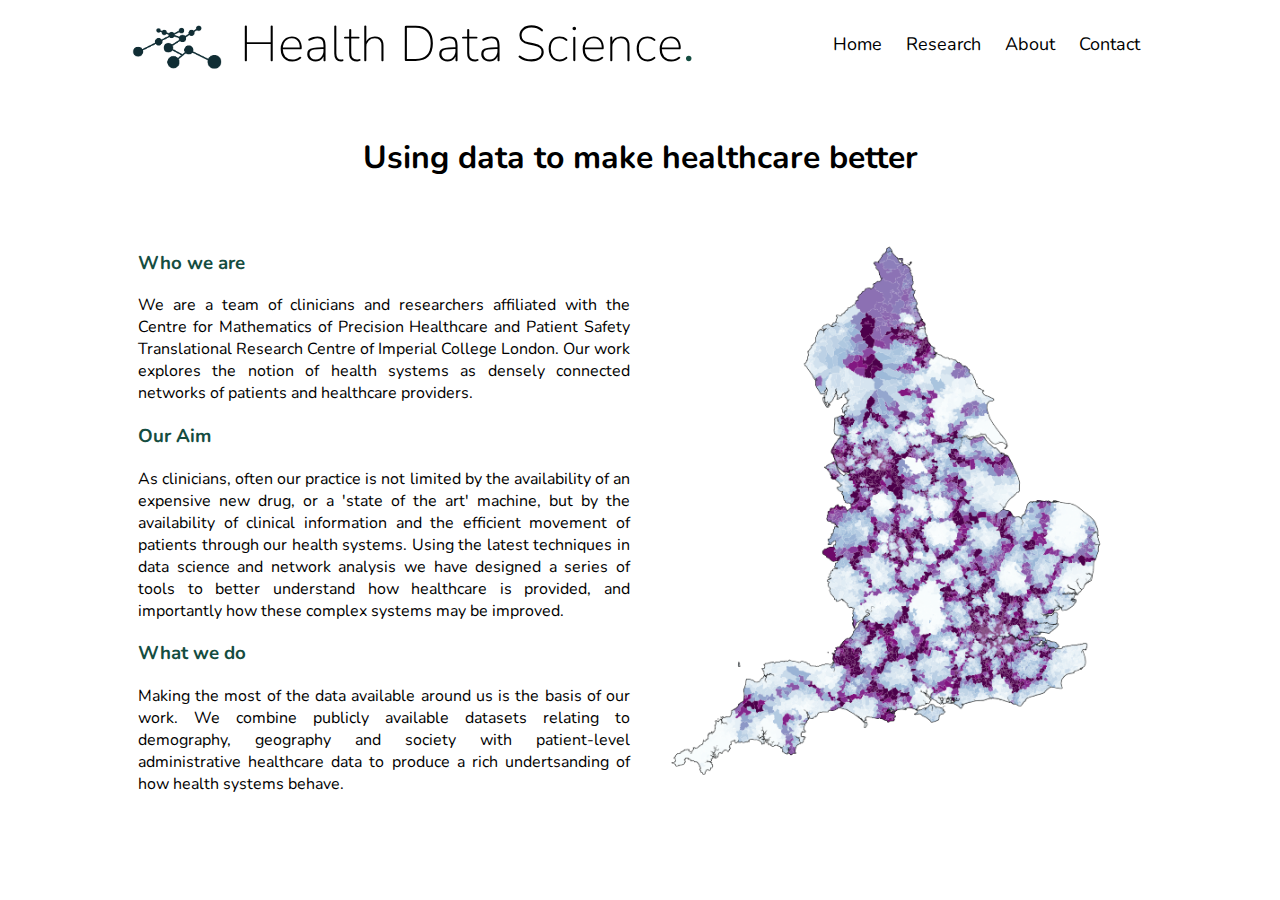
<file: index.html>
<!DOCTYPE html>
<html>
  <head>
    <title>Health Data Science</title>
    <meta name="viewport" content="width=device-width, initial-scale=1">
    <link rel="stylesheet" href="css/test.css"> 
    <link href="https://fonts.googleapis.com/css?family=Nunito:300,400,700" rel="stylesheet">  
</head>

<div class="header" style="padding-left:10%; padding-right:10%">
    <img src="images/LOGO_BLUEGREEN_CROPPED.svg" alt="logo" style="height:55px;" class = 'img'>
    <a href="#default" class="logo">Health Data Science<span class="text-accent">.</span></a>
  <div class="header-right">
    
    <a href="index.html">Home</a>
    <div class="dropdown">
        <button class="dropbtn">Research 
          <i class="fa fa-caret-down"></i>
        </button>
        <div class="dropdown-content">
          <a href="GE_19.html">GE 2019</a>
          <a href="GBD.html">GBD</a>
          <a href="FRANCE_MAP.html">France</a>
        </div>
      </div> 
      <a href="ABOUT.html">About</a>
      <a href="mailto:j.clarke@imperial.ac.uk">Contact</a>
  </div>
</div>

  <div style="padding-left:20px; padding-right:20px">
    <div class="center2"><h1>Using data to make healthcare better</h1></div>

  </div>
  <div class="row" style="padding-left:10%; padding-right:10%; text-align: justify">

    <div class="column left" style="background-color:white;">
      <h3 class="text-accent">Who we are</h3>
      <p>We are a team of clinicians and researchers affiliated with the Centre for Mathematics of Precision Healthcare and Patient Safety Translational Research Centre of Imperial College London.
        Our work explores the notion of health systems as densely connected networks of patients and healthcare providers.</p> 

        <h3 class="text-accent">Our Aim</h3>
        <p>As clinicians, often our practice is not limited by the availability of an expensive new drug, or a 'state of the art' machine, but by the availability of clinical information and the efficient movement of patients through our health systems. Using the latest techniques in data science and network analysis we have designed a series of tools to better understand how healthcare is provided, and importantly how these complex systems may be improved.</p>

        <h3 class="text-accent">What we do</h3>   
        <p>Making the most of the data available around us is the basis of our work. We combine publicly available datasets relating to demography, geography and society with patient-level administrative healthcare data to produce a rich undertsanding of how health systems behave.</p>    
    </div>
    <div class="column right" style="background-color:white;">
      <img src="images/MAP_1.png" alt="logo" style="width:100%; height:auto">
    </div>
  </div>

</body>
</html>
</file>
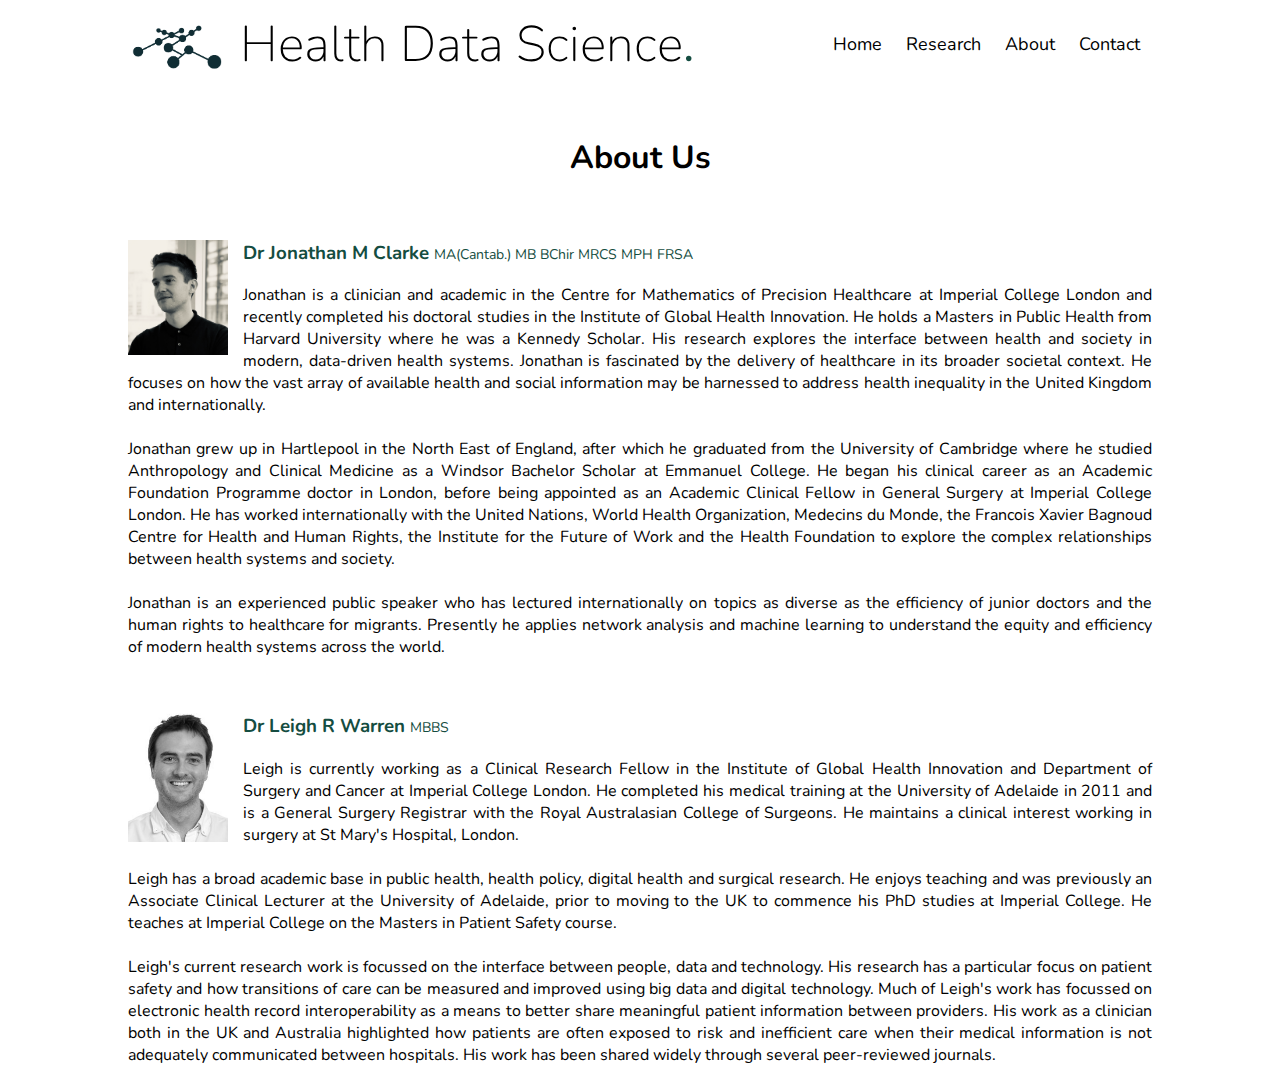
<file: ABOUT.html>
<!DOCTYPE html>
<html>
  <head>
    <title>About Us</title>
    <meta name="viewport" content="width=device-width, initial-scale=1">
    <link rel="stylesheet" href="css/test.css"> 
    <link href="https://fonts.googleapis.com/css?family=Nunito:300,400,700" rel="stylesheet">  
</head>

<div class="header" style="padding-left:10%; padding-right:10%">
    <img src="images/LOGO_BLUEGREEN_CROPPED.svg" alt="logo" style="height:55px;" class = 'img'>
    <a href="#default" class="logo">Health Data Science<span class="text-accent">.</span></a>
  <div class="header-right">
    
    <a href="index.html">Home</a>
    <div class="dropdown">
        <button class="dropbtn">Research 
          <i class="fa fa-caret-down"></i>
        </button>
        <div class="dropdown-content">
          <a href="GE_19.html">GE 2019</a>
          <a href="GBD.html">GBD</a>
          <a href="FRANCE_MAP.html">France</a>
        </div>
      </div> 
      <a href="ABOUT.html">About</a>
      <a href="mailto:j.clarke@imperial.ac.uk">Contact</a>
  </div>
</div>

  <div style="padding-left:20px; padding-right:20px">
    <div class="center2"><h1>About Us</h1></div>

  </div>

  <div class="row" style="padding-left:10%; padding-right:10%; text-align: justify">
    
    <img src="images/HEADSHOT2019.jpeg" alt="logo" style="height:115px; width:100px; margin-right:15px; margin-bottom:5px; float:left;" class = 'img'>

    <h3 class="text-accent">Dr Jonathan M Clarke  <span class = 'header-text-small'>MA(Cantab.) MB BChir MRCS MPH FRSA</span></h3>

    <p>Jonathan is a clinician and academic in the Centre for Mathematics of Precision Healthcare at Imperial College London and recently completed his doctoral studies in the Institute of Global Health Innovation. He holds a Masters in Public Health from Harvard University where he was a Kennedy Scholar. His research explores the interface between health and society in modern, data-driven health systems. Jonathan is fascinated by the delivery of healthcare in its broader societal context. He focuses on how the vast array of available health and social information may be harnessed to address health inequality in the United Kingdom and internationally.<br>

      <br>Jonathan grew up in Hartlepool in the North East of England, after which he graduated from the University of Cambridge where he studied Anthropology and Clinical Medicine as a Windsor Bachelor Scholar at Emmanuel College. He began his clinical career as an Academic Foundation Programme doctor in London, before being appointed as an Academic Clinical Fellow in General Surgery at Imperial College London. He has worked internationally with the United Nations, World Health Organization, Medecins du Monde, the Francois Xavier Bagnoud Centre for Health and Human Rights, the Institute for the Future of Work and the Health Foundation to explore the complex relationships between health systems and society.<br>
       
      <br>Jonathan is an experienced public speaker who has lectured internationally on topics as diverse as the efficiency of junior doctors and the human rights to healthcare for migrants. Presently he applies network analysis and machine learning to understand the equity and efficiency of modern health systems across the world.</p> 
      <div style="padding-top:20px;">


      <img src="images/LEIGH.jpeg" alt="logo" style="height:133px; width:100px; margin-right:15px;margin-top:15px; margin-bottom:5px; float:left;" class = 'img'>  
      <h3 class="text-accent">Dr Leigh R Warren  <span class = 'header-text-small'>MBBS</span></h3>
      
      <p>Leigh is currently working as a Clinical Research Fellow in the Institute of Global Health Innovation and Department of Surgery and Cancer at Imperial College London. He completed his medical training at the University of Adelaide in 2011 and is a General Surgery Registrar with the Royal Australasian College of Surgeons. He maintains a clinical interest working in surgery at St Mary's Hospital, London.<br>
        <br>Leigh has a broad academic base in public health, health policy, digital health and surgical research. He enjoys teaching and was previously an Associate Clinical Lecturer at the University of Adelaide, prior to moving to the UK to commence his PhD studies at Imperial College. He teaches at Imperial College on the Masters in Patient Safety course.<br>
        <br>Leigh's current research work is focussed on the interface between people, data and technology. His research has a particular focus on patient safety and how transitions of care can be measured and improved using big data and digital technology. Much of Leigh's work has focussed on electronic health record interoperability as a means to better share meaningful patient information between providers. His work as a clinician both in the UK and Australia highlighted how patients are often exposed to risk and inefficient care when their medical information is not adequately communicated between hospitals. His work has been shared widely through several peer-reviewed journals.</p>
 
        </div>
    </div>


</body>
</html>
</file>
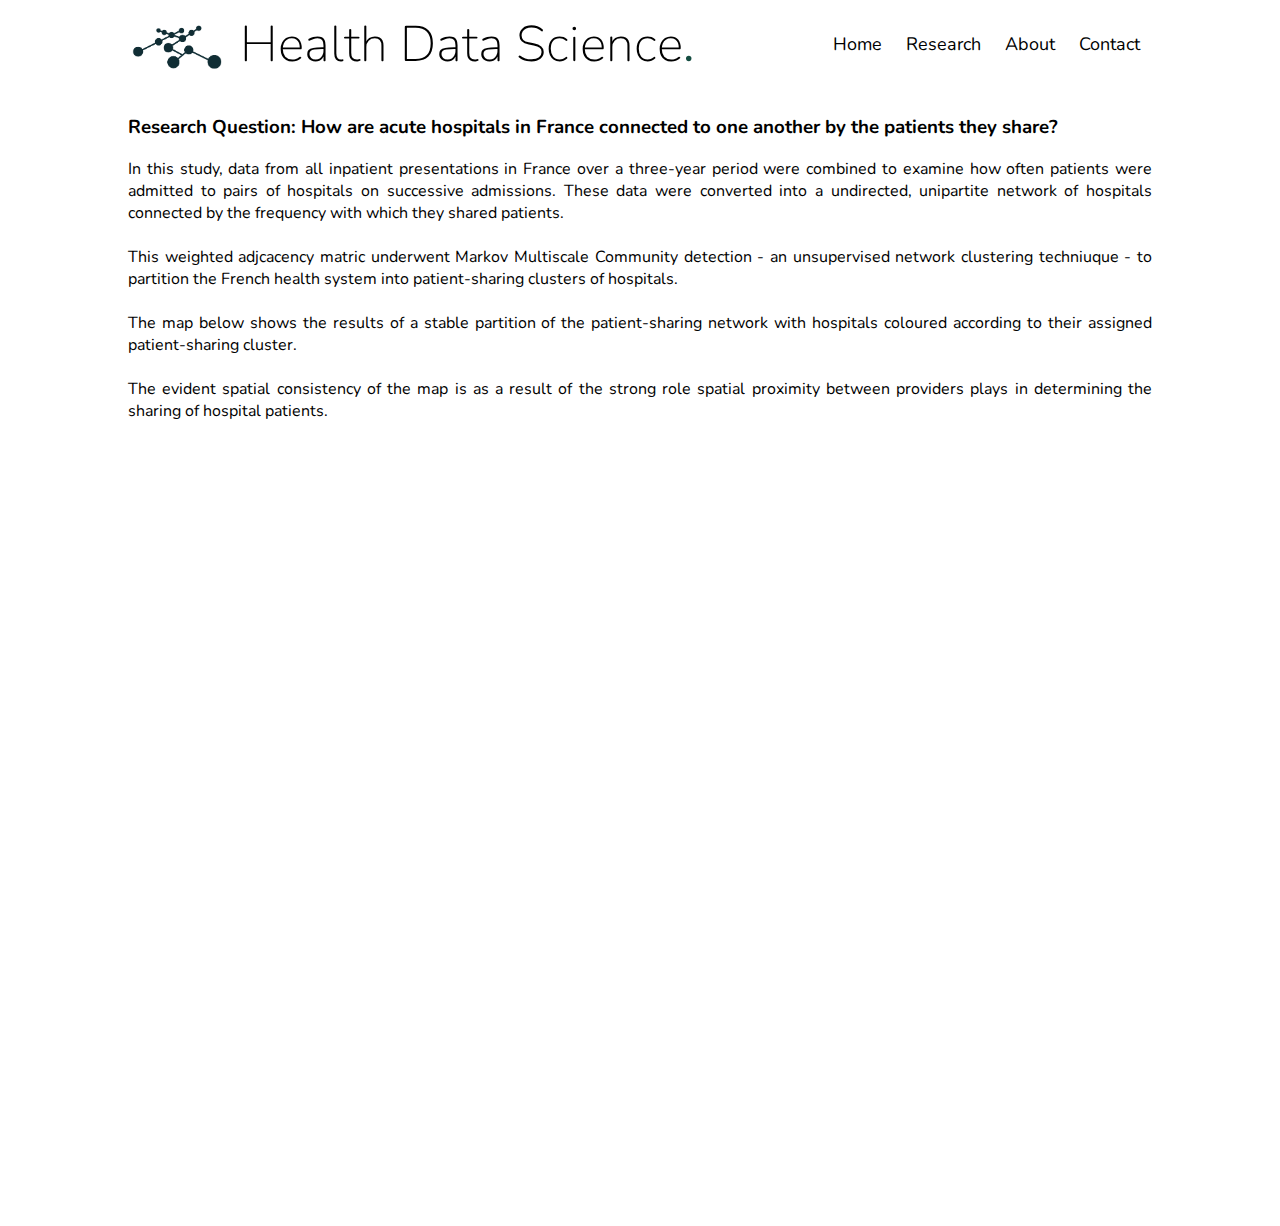
<file: FRANCE_MAP.html>
<!DOCTYPE html>
<html lang="en">
  
<head>
  <title>Coordinating Care in France</title>
    <meta name="viewport" content="width=device-width, initial-scale=1">
    <link rel="stylesheet" href="css/test.css"> 
    <link href="https://fonts.googleapis.com/css?family=Nunito:300,400,700" rel="stylesheet">  
</head>

<div class="header" style="padding-left:10%; padding-right:10%">
    <img src="images/LOGO_BLUEGREEN_CROPPED.svg" alt="logo" style="height:55px;" class = 'img'>
    <a href="#default" class="logo">Health Data Science<span class="text-accent">.</span></a>
  <div class="header-right">
    
    <a href="index.html">Home</a>
    <div class="dropdown">
        <button class="dropbtn">Research 
          <i class="fa fa-caret-down"></i>
        </button>
        <div class="dropdown-content">
          <a href="GE_19.html">GE 2019</a>
          <a href="GBD.html">GBD</a>
          <a href="FRANCE_MAP.html">France</a>
        </div>
      </div> 
      <a href="ABOUT.html">About</a>
      <a href="mailto:j.clarke@imperial.ac.uk">Contact</a>
  </div>
</div>
  
<div style="padding-left:10%; padding-right:10%; text-align: justify">
      <h3>Research Question: How are acute hospitals in France connected to one another by the patients they share?</h3>
      <p>In this study, data from all inpatient presentations in France over a three-year period were combined to examine how often patients were admitted to pairs of hospitals on successive admissions. 
          These data were converted into a undirected, unipartite network of hospitals connected by the frequency with which they shared patients. <br>
           <br>This weighted adjcacency matric underwent Markov Multiscale Community detection - an unsupervised network clustering techniuque - to partition the French health system into patient-sharing clusters of hospitals.<br>
           <br>The map below shows the results of a stable partition of the patient-sharing network with hospitals coloured according to their assigned patient-sharing cluster. <br>
           <br>The evident spatial consistency of the map is as a result of the strong role spatial proximity between providers plays in determining the sharing of hospital patients. </p>    
  </div>  
    <div class="wrapper">
        <div class="iframe-container">
            <iframe src="https://jonnymclarke.github.io/FULL_455.html" frameborder="0"></iframe>
        </div>
    </div>  
    
    <div>
        <p><br></p>
    </div>

  </body>
  
</html>
</file>
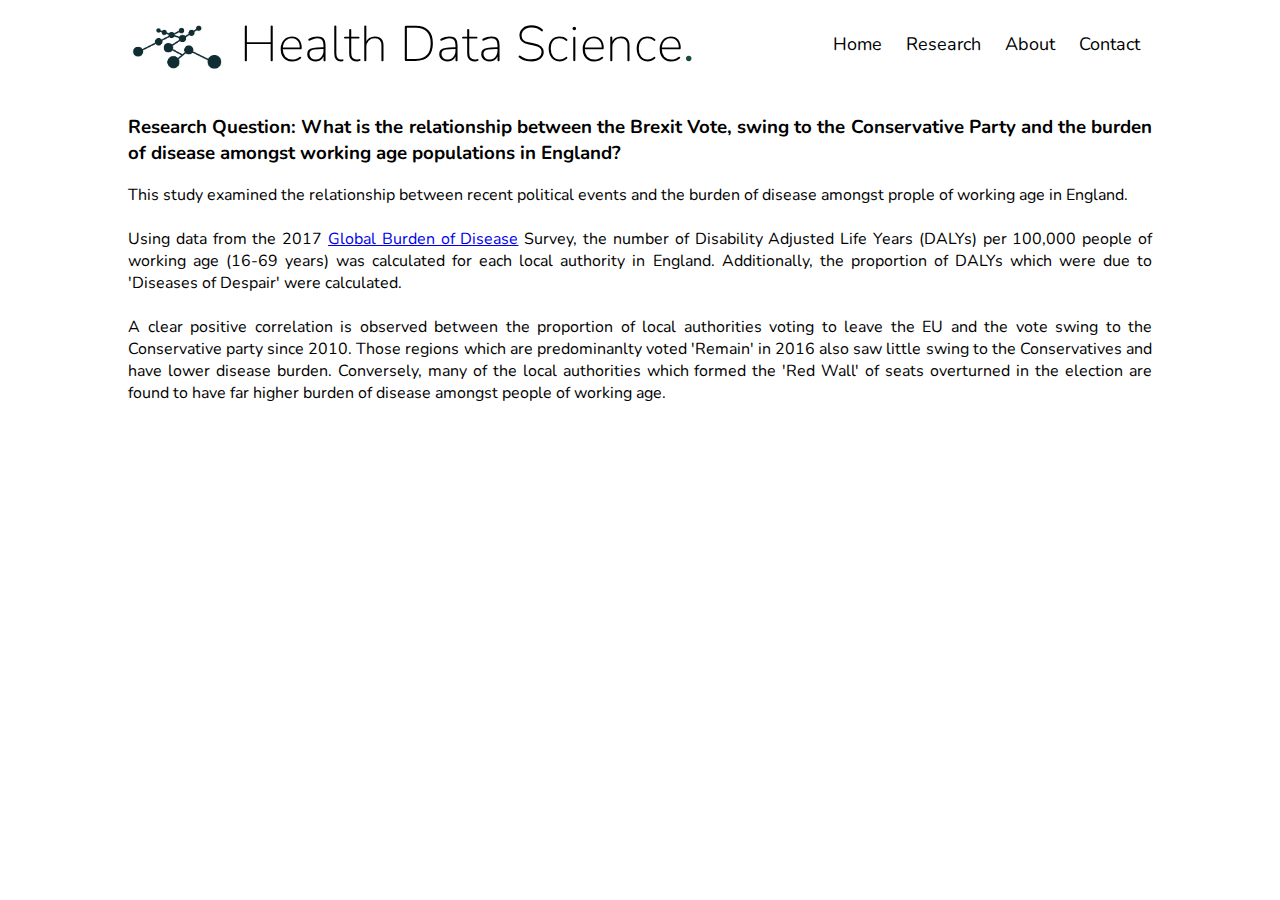
<file: GBD.html>
<!DOCTYPE html>
<html lang="en">
  
<head>
  <title>The Politics of Disease</title>
    <meta name="viewport" content="width=device-width, initial-scale=1">
    <link rel="stylesheet" href="css/test.css"> 
    <link href="https://fonts.googleapis.com/css?family=Nunito:300,400,700" rel="stylesheet">
    <link rel="stylesheet" href="https://cdn.pydata.org/bokeh/release/bokeh-1.0.2.min.css" type="text/css" />
    <script type="text/javascript" src="https://cdn.pydata.org/bokeh/release/bokeh-1.0.2.min.js"></script>
    <script type="text/javascript">
        Bokeh.set_log_level("info");
    </script>   
</head>
  
  
  <body>

    <div class="header" style="padding-left:10%; padding-right:10%">
        <img src="images/LOGO_BLUEGREEN_CROPPED.svg" alt="logo" style="height:55px;" class = 'img'>
        <a href="#default" class="logo">Health Data Science<span class="text-accent">.</span></a>
      <div class="header-right">
        
        <a href="index.html">Home</a>
        <div class="dropdown">
            <button class="dropbtn">Research 
              <i class="fa fa-caret-down"></i>
            </button>
            <div class="dropdown-content">
              <a href="GE_19.html">GE 2019</a>
              <a href="GBD.html">GBD</a>
              <a href="FRANCE_MAP.html">France</a>
            </div>
          </div> 
          <a href="ABOUT.html">About</a>
          <a href="mailto:j.clarke@imperial.ac.uk">Contact</a>
      </div>
    </div>
      
    <div style="padding-left:10%; padding-right:10%; text-align: justify">
        <h3>Research Question: What is the relationship between the Brexit Vote, swing to the Conservative Party and the burden of disease amongst working age populations in England? </h3>
        <p>This study examined the relationship between recent political events and the burden of disease amongst prople of working age in England.<br>
             <br>Using data from the 2017 <a href="http://ghdx.healthdata.org/gbd-2017">Global Burden of Disease</a> Survey, the number of Disability Adjusted Life Years (DALYs) per 100,000 people of working age (16-69 years) was calculated for each local authority in England. Additionally, the proportion of DALYs which were due to 'Diseases of Despair' were calculated. <br>
             <br>A clear positive correlation is observed between the proportion of local authorities voting to leave the EU and the vote swing to the Conservative party since 2010. Those regions which are predominanlty voted 'Remain' in 2016 also saw little swing to the Conservatives and have lower disease burden. Conversely, many of the local authorities which formed the 'Red Wall' of seats overturned in the election are found to have far higher burden of disease amongst people of working age.<br>  
      </div>  
    
    <div class="wrapper" style="padding-left:10%; padding-right:10%">
        <div class="bk-root img" id="3b7100cd-5265-4998-9a6e-477c635df4ce"></div>
    </div>    

          
        
      
      
        <script type="application/json" id="1921">
          {"6a749a46-bd95-4258-8de7-7f29bc21c201":{"roots":{"references":[{"attributes":{"data_source":{"id":"1859","type":"ColumnDataSource"},"glyph":{"id":"1861","type":"Circle"},"hover_glyph":null,"muted_glyph":null,"nonselection_glyph":{"id":"1862","type":"Circle"},"selection_glyph":null,"view":{"id":"1864","type":"CDSView"}},"id":"1863","type":"GlyphRenderer"},{"attributes":{},"id":"1850","type":"BasicTicker"},{"attributes":{"source":{"id":"1859","type":"ColumnDataSource"}},"id":"1864","type":"CDSView"},{"attributes":{},"id":"1842","type":"LinearScale"},{"attributes":{"dimension":1,"grid_line_color":{"value":"white"},"plot":{"id":"1834","subtype":"Figure","type":"Plot"},"ticker":{"id":"1850","type":"BasicTicker"}},"id":"1853","type":"Grid"},{"attributes":{"fill_alpha":{"value":0.8},"fill_color":{"field":"daly_colors"},"size":{"units":"screen","value":12},"x":{"field":"10_19_R_VS_INCREASE"},"y":{"field":"PC_LEAVE"}},"id":"1861","type":"Circle"},{"attributes":{"background_fill_color":{"value":"white"},"below":[{"id":"1844","type":"LinearAxis"}],"left":[{"id":"1849","type":"LinearAxis"}],"renderers":[{"id":"1844","type":"LinearAxis"},{"id":"1848","type":"Grid"},{"id":"1849","type":"LinearAxis"},{"id":"1853","type":"Grid"},{"id":"1863","type":"GlyphRenderer"}],"title":{"id":"1833","type":"Title"},"toolbar":{"id":"1855","type":"Toolbar"},"toolbar_location":"above","x_range":{"id":"1836","type":"DataRange1d"},"x_scale":{"id":"1840","type":"LinearScale"},"y_range":{"id":"1838","type":"DataRange1d"},"y_scale":{"id":"1842","type":"LinearScale"}},"id":"1834","subtype":"Figure","type":"Plot"},{"attributes":{},"id":"1868","type":"BasicTickFormatter"},{"attributes":{"axis_label":"Increase in share of votes for Conservatives and Brexit parties from 2010 to 2019 (%)","formatter":{"id":"1868","type":"BasicTickFormatter"},"plot":{"id":"1834","subtype":"Figure","type":"Plot"},"ticker":{"id":"1845","type":"BasicTicker"}},"id":"1844","type":"LinearAxis"},{"attributes":{"callback":null},"id":"1836","type":"DataRange1d"},{"attributes":{"active_drag":"auto","active_inspect":"auto","active_multi":null,"active_scroll":"auto","active_tap":"auto","logo":"grey","tools":[{"id":"1854","type":"HoverTool"}]},"id":"1855","type":"Toolbar"},{"attributes":{"callback":null},"id":"1838","type":"DataRange1d"},{"attributes":{"plot":null,"text":"Relationship between swing to Conservatives, Brexit vote and burden of disease"},"id":"1833","type":"Title"},{"attributes":{"axis_label":"Brexit vote (%)","formatter":{"id":"1866","type":"BasicTickFormatter"},"plot":{"id":"1834","subtype":"Figure","type":"Plot"},"ticker":{"id":"1850","type":"BasicTicker"}},"id":"1849","type":"LinearAxis"},{"attributes":{},"id":"1870","type":"UnionRenderers"},{"attributes":{"callback":null,"data":{"10_19_R_VS_INCREASE":{"__ndarray__":"[base64]/zczMzMzM9L8zMzMzMzMDwGZmZmZmZg7AMzMzMzMzE8CamZmZmZkTwJqZmZmZmQ1AAAAAAAAAHMAzMzMzMzMgQJqZmZmZmRdAAAAAAAAAGEAzMzMzM7M5QJqZmZmZmRVAAAAAAAAA8D/[base64]/mpmZmZmZJUCamZmZmZkmQDMzMzMzMyBAAAAAAACANkAzMzMzMzM2QGZmZmZmZgLAmpmZmZmZHUDNzMzMzMwWQDMzMzMzMxHAZmZmZmZmFsAzMzMzMzMDwGZmZmZmZhbAmpmZmZmZG8BmZmZmZmb+P5qZmZmZmQHAMzMzMzMzJ8BmZmZmZmYOwJqZmZmZmfk/AAAAAAAAHkBmZmZmZmYCQDMzMzMzM/O/mpmZmZmZCcCamZmZmZkpwJqZmZmZmRXAZmZmZmZmCsCamZmZmZkFwGZmZmZmZhjAmpmZmZmZBUDNzMzMzMwYwGZmZmZmZg7AmpmZmZmZuT/NzMzMzMwUQDMzMzMzMxXAzczMzMzMEsDNzMzMzMwpwGZmZmZmZiXAZmZmZmZm/[base64]","dtype":"float64","shape":[150]},"15-69_DOD_DALY":[2279,2432,2185,2031,2223,2042,2019,2339,3644,2338,1702,2185,1819,1885,1977,1907,1519,1843,1980,1935,2423,1747,1897,2036,1383,2054,2212,2360,1676,1581,2018,1792,2236,1535,1808,1393,1542,1975,1725,1588,1312,1562,2234,2157,2060,2024,2220,1886,1985,1809,1673,1785,1922,1481,1448,2094,2206,2165,2056,2290,2393,2229,2035,2263,1856,2212,2101,2459,2422,2475,2388,2001,2032,1941,1883,2292,2280,2242,2198,1970,2064,2019,2006,1692,2043,2182,1803,2042,1789,1995,2052,2273,1582,1569,1620,1557,1962,1574,1756,1474,1630,1703,1829,1667,1476,1567,1788,1737,1928,1904,1667,1888,1664,1533,1531,1489,1618,1825,1594,1747,1633,1502,2098,1460,1580,2160,1779,1824,1763,2100,1419,1704,1743,1615,1809,2268,1627,1777,2079,1784,1729,1686,1490,1705,1928,1745,1592,1870,1861,1921],"15-69_PC_DOD":{"__ndarray__":"[base64]","dtype":"float64","shape":[150]},"15-69_TOTAL_DALY":[26161,25814,26967,24510,25462,25594,24350,23970,29885,24357,25361,25199,24899,22464,22810,20831,22976,20893,25246,24022,25252,21843,20604,24487,21229,22609,26209,22776,23114,21440,22219,20648,23538,21560,21903,20501,22016,20967,20102,21658,20992,20989,20702,21485,21269,25152,26007,25086,25161,22657,21346,24332,24701,22058,21598,26150,24176,25329,20820,24801,25228,24014,25077,25120,23522,25657,27256,24604,27497,27847,27053,24925,25066,25666,22125,23021,26019,27598,26406,21759,22510,24488,23727,23682,24594,24443,22305,24101,22658,22548,24773,26046,20344,22501,19666,22658,19534,21167,20364,20439,20046,19158,19314,19492,20138,23537,21037,20257,19488,19862,20365,19381,20263,20264,18064,19957,20690,19470,22095,18065,20042,18622,19839,21333,21226,26600,24264,24653,24825,25024,20869,23396,23096,22757,23285,25421,22889,25041,24846,22991,24593,23979,20684,23883,24449,23468,21900,23891,23985,24667],"PC_LEAVE":{"__ndarray__":"ZmZmZmZmUUAzMzMzM3NQQDMzMzMzs1BAZmZmZmbmTkBmZmZmZiZNQGZmZmZm5ktAMzMzMzMzS0CamZmZmZlLQAAAAAAA4FBAzczMzMysUECamZmZmRlOQGZmZmZmplFAmpmZmZn5UEAAAAAAAMBEQGZmZmZmpkxAZmZmZmZmSEAzMzMzM/[base64]/[base64]","dtype":"float64","shape":[150]},"R_VOTES_10":{"__ndarray__":"[base64]/[base64]/[base64]/QAAAAABA+uRAAAAAAGDb8UAAAAAAwBHmQAAAAABA4OlAAAAAAMDU6kAAAAAAQF/kQAAAAACAEPRAAAAAAMAU4kAAAAAAENPwQAAAAAAw/fpAAAAAAKAh5kAAAAAAACjNQAAAAACA5/[base64]/vQAAAAABAA9pAAAAAAChTAEEAAAAAKMECQQAAAADg5/[base64]","dtype":"float64","shape":[150]},"R_VOTES_19":{"__ndarray__":"AAAAAADy1UAAAAAAgH/[base64]/[base64]/dxAAAAAALAq+UAAAAAAEJgEQQAAAACYYwNBAAAAAKA69EAAAAAAsET2QAAAAADAN+5AAAAAAMDB5kAAAAAAoG/kQAAAAADg2ORAAAAAAOAI5UAAAAAAoNrjQAAAAABg+e9AAAAAAMCh5UAAAAAAYGbnQAAAAACQ//BAAAAAAABGykAAAAAAQLzbQAAAAAAACt9AAAAAAOC/5kAAAAAAYKLrQAAAAAAAU+xAAAAAACDH8EAAAAAAYFvuQAAAAACgMfZAAAAAAECs5EAAAAAAQN3lQAAAAACAztlAAAAAAAD/60AAAAAAMIsCQQAAAADg0e1AAAAAAMCT9kAAAAAAgPftQAAAAACwRvBAAAAAAEAn8UAAAAAAIF/qQAAAAADguvZAAAAAACBB6UAAAAAAQKH3QAAAAAAQfAJBAAAAAJAH9EAAAAAAAOTgQAAAAAAQv/JAAAAAADBj8EAAAAAAIB/[base64]/[base64]","dtype":"float64","shape":[150]},"R_VS_10":{"__ndarray__":"[base64]/NIQGZmZmZmZjtAZmZmZmamSkAzMzMzM/NGQAAAAAAAwEpAMzMzMzNzTECamZmZmRk/[base64]/[base64]","dtype":"float64","shape":[150]},"R_VS_19":{"__ndarray__":"[base64]/[base64]/[base64]/[base64]","dtype":"float64","shape":[150]},"TOTAL_VOTES_10":{"__ndarray__":"AAAAAECs4kAAAAAAoAHqQAAAAAAwsfBAAAAAAGDr9UAAAAAAQHrpQAAAAADAxuxAAAAAANAw+EAAAAAAwGvvQAAAAABgE+1AAAAAAPAQ90AAAAAAKNsEQQAAAACAlfBAAAAAAKD68kAAAAAAcFz4QAAAAACwNvhAAAAAAKD3/0AAAAAAgPfXQAAAAACgafpAAAAAANBs90AAAAAAcLTzQAAAAABgc/hAAAAAABD/90AAAAAAKE0IQQAAAAAQBPtAAAAAAIihAUEAAAAAsDP5QAAAAAAAQu5AAAAAABAl8kAAAAAAYJ7xQAAAAABgyPdAAAAAAACp8EAAAAAAQMfzQAAAAADwxvJAAAAAAOAk8UAAAAAAYD/7QAAAAABgWOpAAAAAAOAn9kAAAAAAQM3uQAAAAAAgqOhAAAAAANDw8EAAAAAAIAj1QAAAAABQqvpAAAAAACCc/kAAAAAAYNj0QAAAAADAH/dAAAAAAIAn8UAAAAAAQA4NQQAAAADwowhBAAAAAJhNA0EAAAAAYNb0QAAAAADwRPJAAAAAAKiOA0EAAAAA/KcQQQAAAADY5Q1BAAAAANCQ/kAAAAAA4OADQQAAAADAMP5AAAAAAMDC9kAAAAAAACQFQQAAAADgsPdAAAAAAAB49kAAAAAA8LT2QAAAAACwnwFBAAAAAJCU90AAAAAAEMH6QAAAAAAA+QBBAAAAAOA68EAAAAAAADEFQQAAAADQuPRAAAAAAMhLAEEAAAAA+BIDQQAAAACQ1/lAAAAAAIDr/kAAAAAAQEj8QAAAAADIVw1BAAAAAHBO/EAAAAAAEDD4QAAAAACQffBAAAAAAKDD/EAAAAAAaAAaQQAAAADYlQBBAAAAAFDPAkEAAAAAOAUAQQAAAACwMfpAAAAAAHA//EAAAAAAMJb5QAAAAACYYgpBAAAAAHBG90AAAAAASIcIQQAAAABssxRBAAAAAIjOAkEAAAAAwDP1QAAAAABYmAFBAAAAAGAh/EAAAAAAwLP7QAAAAADghQNBAAAAAIBe9kAAAAAACD8DQQAAAAAQzQBBAAAAAOCJ/0AAAAAAgDD4QAAAAABwzvVAAAAAAHAS8kAAAAAAEF/3QAAAAACQEPtAAAAAAHD7+0AAAAAA8JX9QAAAAADQ+fhAAAAAANCC9UAAAAAAYKbnQAAAAABwNPNAAAAAACBW/UAAAAAA0If6QAAAAACAQ/ZAAAAAAMDC90AAAAAAEA/[base64]/IUEAAAAAmIgVQQAAAAAQbhVBAAAAAEi/GkEAAAAAKAEVQQAAAAAYVhJBAAAAAOh4GEEAAAAAiEMUQQAAAAAceRFBAAAAAKTkGkEAAAAAKEEWQQAAAABa0SFBAAAAAGCKEUEAAAAAVGkZQQAAAAAEWBJB","dtype":"float64","shape":[150]},"TOTAL_VOTES_19":{"__ndarray__":"AAAAAKAJ5EAAAAAAwKfqQAAAAABgpPBAAAAAAGBt90AAAAAAQOzpQAAAAACAO/BAAAAAAGCB+kAAAAAAIGHvQAAAAABAXOtAAAAAACDV9kAAAAAAsDAFQQAAAACA4PBAAAAAANAl80AAAAAAQJn5QAAAAADAIflAAAAAADhmAEEAAAAAAE/ZQAAAAAAgJP5AAAAAAHCU+EAAAAAAsK/0QAAAAAAwSPhAAAAAAOB5+kAAAAAAWCUNQQAAAABQuvxAAAAAAGj1AkEAAAAAsG/8QAAAAACgau9AAAAAAIAx9EAAAAAAoMryQAAAAABQ2PlAAAAAAOD48UAAAAAA8KPzQAAAAABgX/RAAAAAAOCe8UAAAAAAkPf7QAAAAADgr+tAAAAAAAAq90AAAAAAEN3wQAAAAAAAYepAAAAAAPAY8kAAAAAAgDn3QAAAAABg5f5AAAAAAEBBAUEAAAAAcMn2QAAAAABwIfhAAAAAAKAs8kAAAAAA+IYOQQAAAABA6QpBAAAAAOADBkEAAAAAkBD3QAAAAACA+/[base64]/0AAAAAA0DP8QAAAAAAgyQ9BAAAAAOA1/0AAAAAA8P35QAAAAABwNPFAAAAAAAB+/UAAAAAAIE0bQQAAAACAwABBAAAAAKAOAkEAAAAA0Lf+QAAAAAAQvPpAAAAAACDm/EAAAAAAIGn5QAAAAAAwqQxBAAAAALBz+UAAAAAA0OMJQQAAAAB4tBZBAAAAAGhIA0EAAAAAwHD1QAAAAABIegRBAAAAAIAj/EAAAAAAIN38QAAAAAAYaARBAAAAAMCr90AAAAAAoKEEQQAAAAD45gFBAAAAANgxAEEAAAAAgGz7QAAAAABwLPtAAAAAAMBO9EAAAAAAkFv6QAAAAACAFvxAAAAAAHBE/EAAAAAAoB3/QAAAAACQ6flAAAAAAFDP+EAAAAAAIP3sQAAAAACwofRAAAAAANgHAkEAAAAAILr/QAAAAAAAHfhAAAAAAMAI/EAAAAAAcPf+QAAAAABQ2/lAAAAAAMCaAEEAAAAAEFD4QAAAAADgvv1AAAAAAODT/[base64]","dtype":"float64","shape":[150]},"ctyua17cd":["E06000001","E06000002","E06000003","E06000004","E06000005","E06000006","E06000007","E06000008","E06000009","E06000010","E06000011","E06000012","E06000013","E06000014","E06000015","E06000016","E06000017","E06000018","E06000019","E06000020","E06000021","E06000022","E06000023","E06000024","E06000025","E06000026","E06000027","E06000028","E06000029","E06000030","E06000031","E06000032","E06000033","E06000034","E06000035","E06000036","E06000037","E06000038","E06000039","E06000040","E06000041","E06000042","E06000043","E06000044","E06000045","E06000046","E06000047","E06000049","E06000050","E06000055","E09000002","E06000051","E06000052","E06000054","E06000056","E06000057","E08000001","E08000002","E08000003","E08000004","E08000005","E08000006","E08000007","E08000008","E08000009","E08000010","E08000011","E08000012","E08000013","E08000014","E08000015","E08000016","E08000017","E08000018","E08000019","E08000021","E08000022","E08000023","E08000024","E08000025","E08000026","E08000027","E08000028","E08000029","E08000030","E08000031","E08000032","E08000033","E08000034","E08000035","E08000036","E08000037","E09000003","E09000004","E09000005","E09000006","E09000007","E09000008","E09000009","E09000010","E09000011","E09000012","E09000013","E09000014","E09000015","E09000016","E09000017","E09000018","E09000019","E09000020","E09000021","E09000022","E09000023","E09000024","E09000025","E09000026","E09000027","E09000028","E09000029","E09000030","E09000031","E09000032","E09000033","E10000002","E10000003","E10000006","E10000007","E10000008","E10000009","E10000011","E10000015","E10000012","E10000013","E10000014","E10000016","E10000017","E10000018","E10000019","E10000020","E10000021","E10000023","E10000024","E10000025","E10000027","E10000028","E10000029","E10000030","E10000031","E10000032","E10000034"],"ctyua17nm":["Hartlepool","Middlesbrough","Redcar and Cleveland","Stockton-on-Tees","Darlington","Halton","Warrington","Blackburn with Darwen","Blackpool","Kingston upon Hull, City of","East Riding of Yorkshire","North East Lincolnshire","North Lincolnshire","York","Derby","Leicester","Rutland","Nottingham","Herefordshire, County of","Telford and Wrekin","Stoke-on-Trent","Bath and North East Somerset","Bristol, City of","North Somerset","South Gloucestershire","Plymouth","Torbay","Bournemouth","Poole","Swindon","Peterborough","Luton","Southend-on-Sea","Thurrock","Medway","Bracknell Forest","West Berkshire","Reading","Slough","Windsor and Maidenhead","Wokingham","Milton Keynes","Brighton and Hove","Portsmouth","Southampton","Isle of Wight","County Durham","Cheshire East","Cheshire West and Chester","Bedford","Barking and Dagenham","Shropshire","Cornwall","Wiltshire","Central Bedfordshire","Northumberland","Bolton","Bury","Manchester","Oldham","Rochdale","Salford","Stockport","Tameside","Trafford","Wigan","Knowsley","Liverpool","St Helens","Sefton","Wirral","Barnsley","Doncaster","Rotherham","Sheffield","Newcastle upon Tyne","North Tyneside","South Tyneside","Sunderland","Birmingham","Coventry","Dudley","Sandwell","Solihull","Walsall","Wolverhampton","Bradford","Calderdale","Kirklees","Leeds","Wakefield","Gateshead","Barnet","Bexley","Brent","Bromley","Camden","Croydon","Ealing","Enfield","Greenwich","Hackney","Hammersmith and Fulham","Haringey","Harrow","Havering","Hillingdon","Hounslow","Islington","Kensington and Chelsea","Kingston upon Thames","Lambeth","Lewisham","Merton","Newham","Redbridge","Richmond upon Thames","Southwark","Sutton","Tower Hamlets","Waltham Forest","Wandsworth","Westminster","Buckinghamshire","Cambridgeshire","Cumbria","Derbyshire","Devon","Dorset","East Sussex","Hertfordshire","Essex","Gloucestershire","Hampshire","Kent","Lancashire","Leicestershire","Lincolnshire","Norfolk","Northamptonshire","North Yorkshire","Nottinghamshire","Oxfordshire","Somerset","Staffordshire","Suffolk","Surrey","Warwickshire","West Sussex","Worcestershire"],"daly_colors":["#fddbc7","#fddbc7","#f4a582","#f7f7f7","#fddbc7","#fddbc7","#f7f7f7","#d1e5f0","#67001f","#f7f7f7","#fddbc7","#fddbc7","#f7f7f7","#92c5de","#d1e5f0","#4393c3","#d1e5f0","#4393c3","#fddbc7","#f7f7f7","#fddbc7","#92c5de","#4393c3","#f7f7f7","#4393c3","#92c5de","#fddbc7","#92c5de","#d1e5f0","#4393c3","#92c5de","#4393c3","#d1e5f0","#4393c3","#92c5de","#4393c3","#92c5de","#4393c3","#2166ac","#92c5de","#4393c3","#4393c3","#4393c3","#4393c3","#4393c3","#f7f7f7","#fddbc7","#f7f7f7","#fddbc7","#92c5de","#4393c3","#f7f7f7","#f7f7f7","#92c5de","#4393c3","#fddbc7","#f7f7f7","#fddbc7","#4393c3","#f7f7f7","#fddbc7","#f7f7f7","#f7f7f7","#f7f7f7","#d1e5f0","#fddbc7","#f4a582","#f7f7f7","#f4a582","#d6604d","#f4a582","#f7f7f7","#f7f7f7","#fddbc7","#92c5de","#d1e5f0","#fddbc7","#d6604d","#f4a582","#92c5de","#92c5de","#f7f7f7","#d1e5f0","#d1e5f0","#f7f7f7","#f7f7f7","#92c5de","#f7f7f7","#92c5de","#92c5de","#f7f7f7","#fddbc7","#2166ac","#92c5de","#2166ac","#92c5de","#2166ac","#4393c3","#2166ac","#4393c3","#2166ac","#053061","#2166ac","#2166ac","#2166ac","#d1e5f0","#4393c3","#2166ac","#2166ac","#2166ac","#2166ac","#2166ac","#2166ac","#2166ac","#053061","#2166ac","#4393c3","#2166ac","#92c5de","#053061","#2166ac","#053061","#2166ac","#4393c3","#4393c3","#f4a582","#f7f7f7","#f7f7f7","#f7f7f7","#f7f7f7","#4393c3","#d1e5f0","#d1e5f0","#92c5de","#d1e5f0","#fddbc7","#d1e5f0","#f7f7f7","#f7f7f7","#d1e5f0","#f7f7f7","#f7f7f7","#4393c3","#d1e5f0","#f7f7f7","#d1e5f0","#92c5de","#d1e5f0","#f7f7f7","#f7f7f7"],"index":[0,1,2,3,4,5,6,7,8,9,10,11,12,13,14,15,16,17,18,19,20,21,22,23,24,25,26,27,28,29,30,31,32,33,34,35,36,37,38,39,40,41,42,43,44,45,46,47,48,49,50,51,52,54,55,56,57,58,59,60,61,62,63,64,65,66,67,68,69,70,71,72,73,74,75,76,77,78,79,80,81,82,83,84,85,86,87,88,89,90,91,92,94,95,96,97,98,99,100,101,102,103,104,105,106,107,108,109,110,111,112,113,114,115,116,117,118,119,120,121,122,123,124,125,126,127,128,129,130,131,132,133,134,135,136,137,138,139,140,141,142,143,144,145,146,147,148,149,150,151]},"selected":{"id":"1871","type":"Selection"},"selection_policy":{"id":"1870","type":"UnionRenderers"}},"id":"1859","type":"ColumnDataSource"},{"attributes":{},"id":"1840","type":"LinearScale"},{"attributes":{},"id":"1845","type":"BasicTicker"},{"attributes":{"callback":null,"tooltips":[["Region","@ctyua17nm"],["Cons Swing 2010-19","@10_19_R_VS_INCREASE"],["Leave Vote","@PC_LEAVE"],["DALYs","@{15-69_TOTAL_DALY}"],["% Disease of Despair","@{15-69_PC_DOD}"]]},"id":"1854","type":"HoverTool"},{"attributes":{"fill_alpha":{"value":0.1},"fill_color":{"value":"#1f77b4"},"line_alpha":{"value":0.1},"line_color":{"value":"#1f77b4"},"size":{"units":"screen","value":12},"x":{"field":"10_19_R_VS_INCREASE"},"y":{"field":"PC_LEAVE"}},"id":"1862","type":"Circle"},{"attributes":{"grid_line_color":{"value":"white"},"plot":{"id":"1834","subtype":"Figure","type":"Plot"},"ticker":{"id":"1845","type":"BasicTicker"}},"id":"1848","type":"Grid"},{"attributes":{},"id":"1866","type":"BasicTickFormatter"},{"attributes":{},"id":"1871","type":"Selection"}],"root_ids":["1834"]},"title":"Bokeh Application","version":"1.0.2"}}
        </script>
        <script type="text/javascript">
          (function() {
            var fn = function() {
              Bokeh.safely(function() {
                (function(root) {
                  function embed_document(root) {
                    
                  var docs_json = document.getElementById('1921').textContent;
                  var render_items = [{"docid":"6a749a46-bd95-4258-8de7-7f29bc21c201","roots":{"1834":"3b7100cd-5265-4998-9a6e-477c635df4ce"}}];
                  root.Bokeh.embed.embed_items(docs_json, render_items);
                
                  }
                  if (root.Bokeh !== undefined) {
                    embed_document(root);
                  } else {
                    var attempts = 0;
                    var timer = setInterval(function(root) {
                      if (root.Bokeh !== undefined) {
                        embed_document(root);
                        clearInterval(timer);
                      }
                      attempts++;
                      if (attempts > 100) {
                        console.log("Bokeh: ERROR: Unable to run BokehJS code because BokehJS library is missing");
                        clearInterval(timer);
                      }
                    }, 10, root)
                  }
                })(window);
              });
            };
            if (document.readyState != "loading") fn();
            else document.addEventListener("DOMContentLoaded", fn);
          })();
        </script>

    
  </body>
  
</html>
</file>
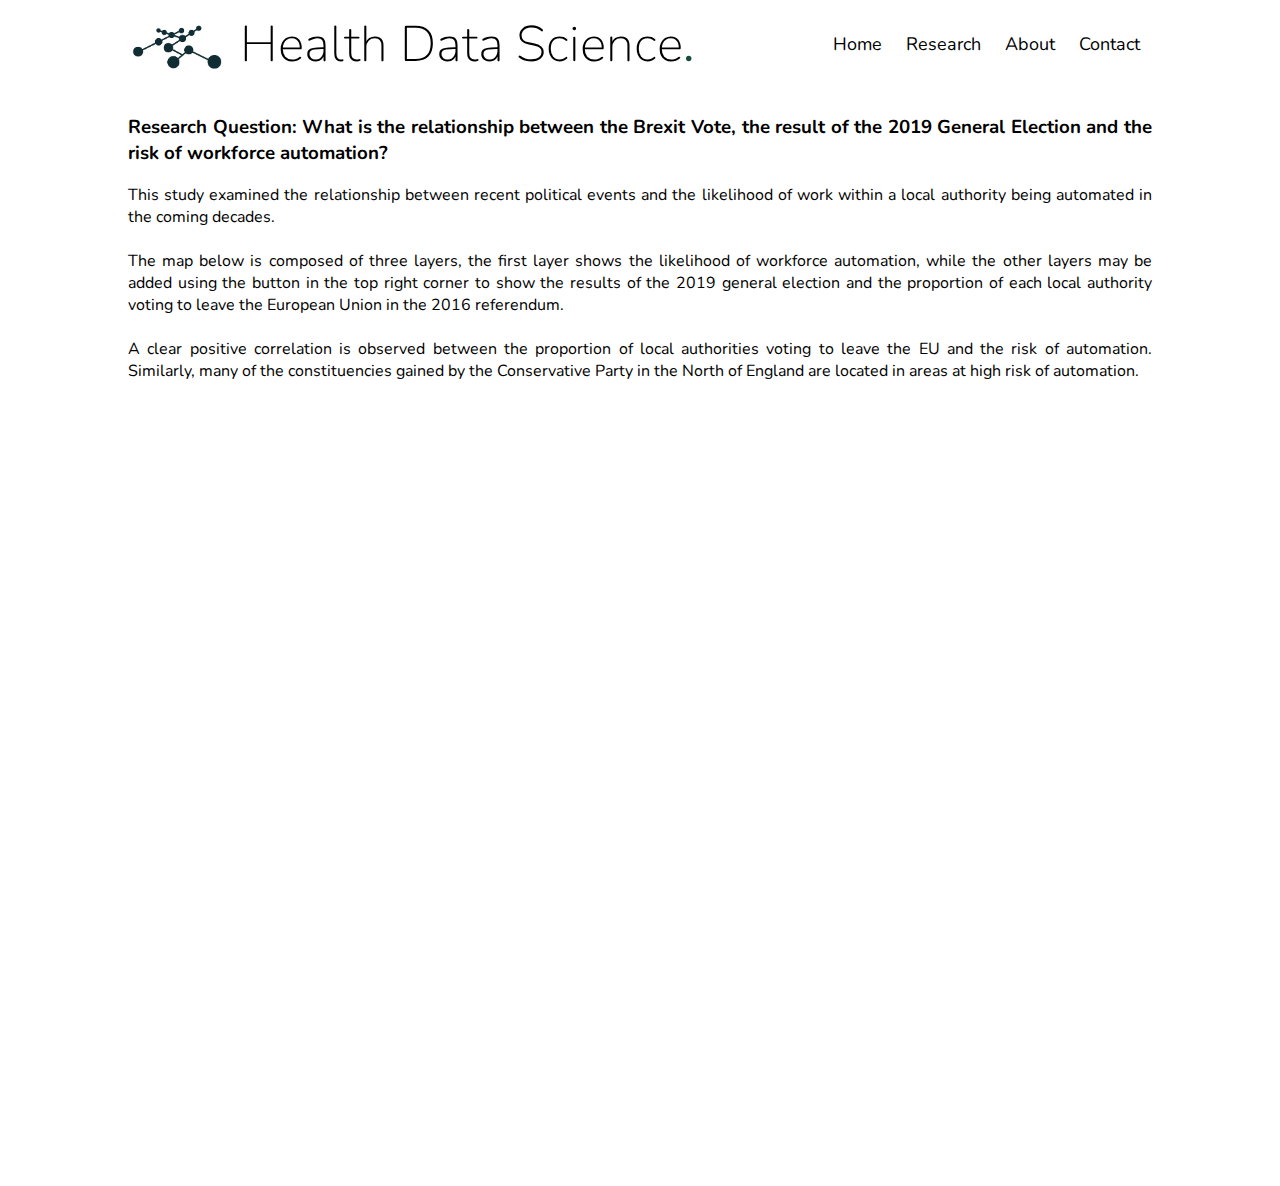
<file: GE_19.html>
<!DOCTYPE html>
<html lang="en">
  
<head>
  <title>Brexit and Automatiob</title>
    <meta name="viewport" content="width=device-width, initial-scale=1">
    <link rel="stylesheet" href="css/test.css"> 
    <link href="https://fonts.googleapis.com/css?family=Nunito:300,400,700" rel="stylesheet">  
</head>

<div class="header" style="padding-left:10%; padding-right:10%">
    <img src="images/LOGO_BLUEGREEN_CROPPED.svg" alt="logo" style="height:55px;" class = 'img'>
    <a href="#default" class="logo">Health Data Science<span class="text-accent">.</span></a>
  <div class="header-right">
    
    <a href="index.html">Home</a>
    <div class="dropdown">
        <button class="dropbtn">Research 
          <i class="fa fa-caret-down"></i>
        </button>
        <div class="dropdown-content">
          <a href="GE_19.html">GE 2019</a>
          <a href="GBD.html">GBD</a>
          <a href="FRANCE_MAP.html">France</a>
        </div>
      </div> 
      <a href="ABOUT.html">About</a>
      <a href="mailto:j.clarke@imperial.ac.uk">Contact</a>
  </div>
</div>
  
<div style="padding-left:10%; padding-right:10%; text-align:justify">
      <h3>Research Question: What is the relationship between the Brexit Vote, the result of the 2019 General Election and the risk of workforce automation?</h3>
      <p>This study examined the relationship between recent political events and the likelihood of work within a local authority being automated in the coming decades.<br>
           <br>The map below is composed of three layers, the first layer shows the likelihood of workforce automation, while the other layers may be added using the button in the top right corner to show 
           the results of the 2019 general election and the proportion of each local authority voting to leave the European Union in the 2016 referendum. <br>
           <br>A clear positive correlation is observed between the proportion of local authorities voting to leave the EU and the risk of automation. Similarly, many of the constituencies gained by the 
           Conservative Party in the North of England are located in areas at high risk of automation.  <br>
</div>  
    <div class="wrapper">
        <div class="iframe-container">
            <iframe src="https://jonnymclarke.github.io/LEAVE_AUTOMATION" frameborder="0"></iframe>
        </div>
    </div>  
    
    <div>
        <p><br></p>
    </div>

  </body>
  
</html>
</file>
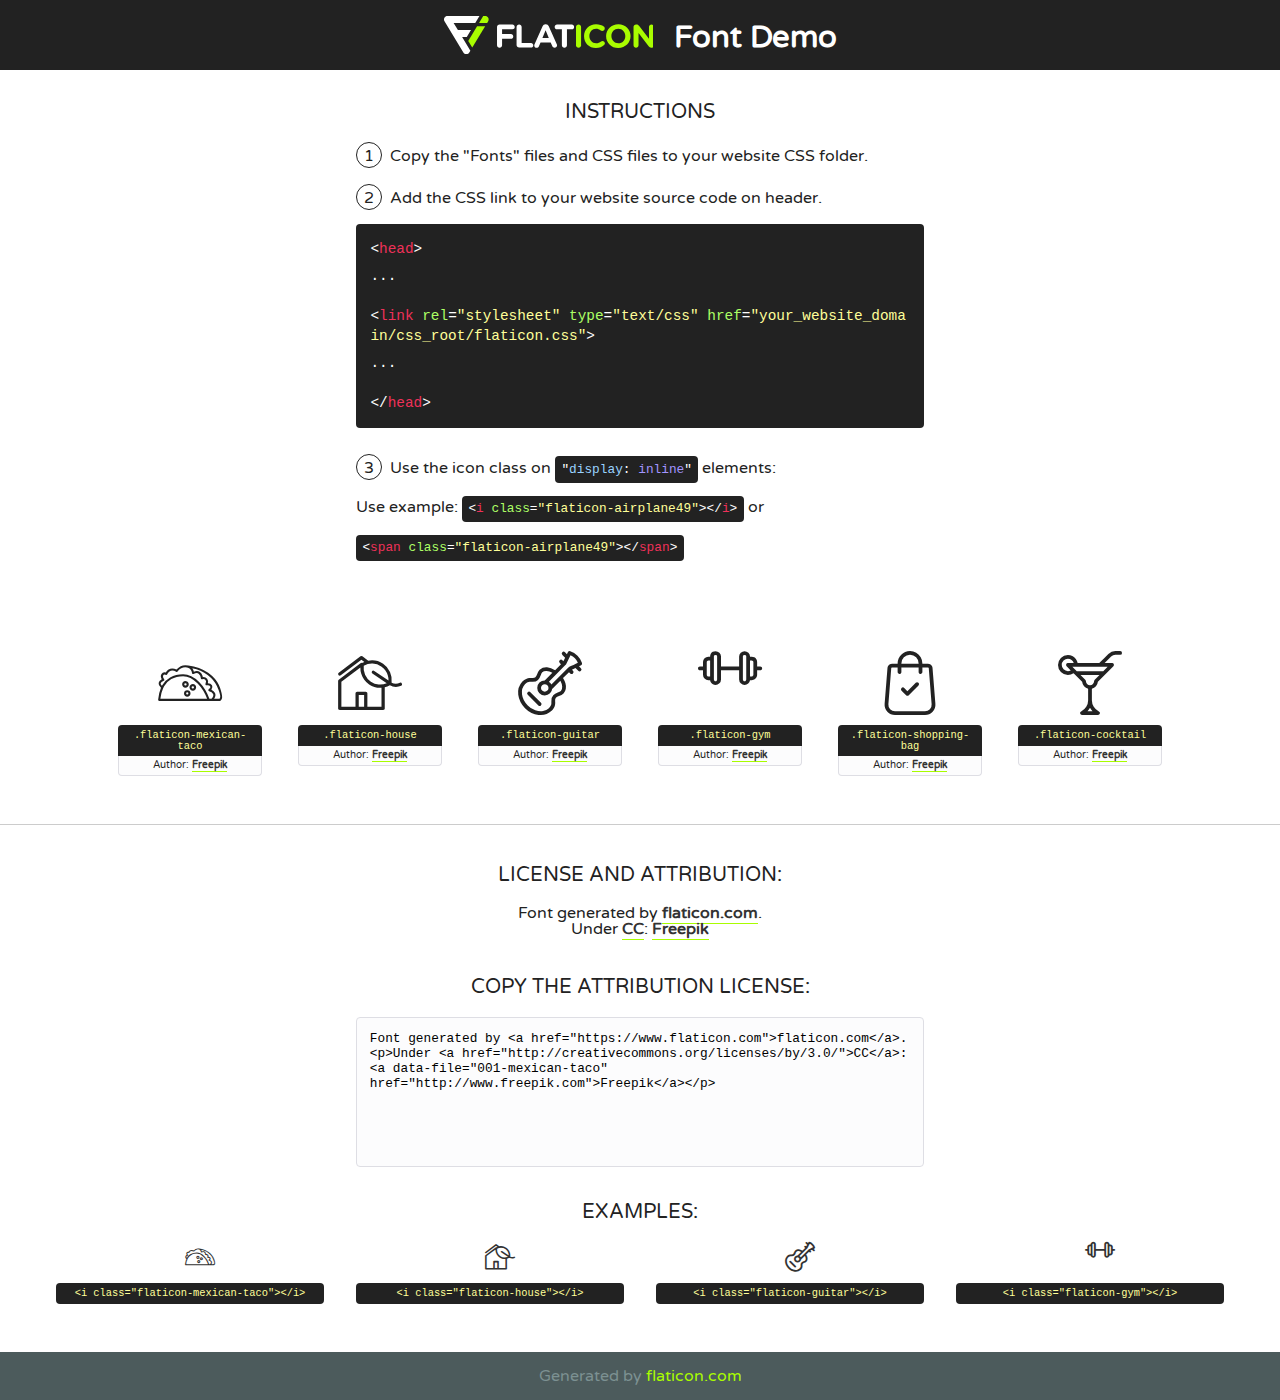
<file: fonts/flaticon/font/flaticon.html>
<!DOCTYPE html>
<!--
  Flaticon icon font: Flaticon
  Creation date: 11/02/2019 11:47
-->
<html>
<!DOCTYPE html>
<html>

<head>
    <title>Flaticon WebFont</title>
    <link href="http://fonts.googleapis.com/css?family=Varela+Round" rel="stylesheet" type="text/css" />
    <link rel="stylesheet" type="text/css" href="flaticon.css">
    <meta charset="UTF-8">
    <style>
    html, body, div, span, applet, object, iframe,
    h1, h2, h3, h4, h5, h6, p, blockquote, pre,
    a, abbr, acronym, address, big, cite, code,
    del, dfn, em, img, ins, kbd, q, s, samp,
    small, strike, strong, sub, sup, tt, var,
    b, u, i, center,
    dl, dt, dd, ol, ul, li,
    fieldset, form, label, legend,
    table, caption, tbody, tfoot, thead, tr, th, td,
    article, aside, canvas, details, embed, 
    figure, figcaption, footer, header, hgroup, 
    menu, nav, output, ruby, section, summary,
    time, mark, audio, video {
        margin: 0;
        padding: 0;
        border: 0;
        font-size: 100%;
        font: inherit;
        vertical-align: baseline;
    }
    /* HTML5 display-role reset for older browsers */
    article, aside, details, figcaption, figure, 
    footer, header, hgroup, menu, nav, section {
        display: block;
    }
    body {
        line-height: 1;
    }
    ol, ul {
        list-style: none;
    }
    blockquote, q {
        quotes: none;
    }
    blockquote:before, blockquote:after,
    q:before, q:after {
        content: '';
        content: none;
    }
    table {
        border-collapse: collapse;
        border-spacing: 0;
    }
    body {
        font-family: 'Varela Round', Helvetica, Arial, sans-serif;
        font-size: 16px;
        color: #222;
    }
    a {
        color: #333;
        border-bottom: 1px solid #a9fd00;
        font-weight: bold;
        text-decoration: none;
    }
    * {
        -moz-box-sizing: border-box;
        -webkit-box-sizing: border-box;
        box-sizing: border-box;
        margin: 0;
        padding: 0;
    }
    [class^="flaticon-"]:before, [class*=" flaticon-"]:before, [class^="flaticon-"]:after, [class*=" flaticon-"]:after {
        font-family: Flaticon;
        font-size: 30px;
        font-style: normal;
        margin-left: 20px;
        color: #333;
    }
    .wrapper {
        max-width: 600px;
        margin: auto;
        padding: 0 1em;
    }
    .title {
        font-size: 1.25em;
        text-align: center;
        margin-bottom: 1em;
        text-transform: uppercase;
    }
    header {
        text-align: center;
        background-color: #222;
        color: #fff;
        padding: 1em;
    }
    header .logo {
        width: 210px;
        height: 38px;
        display: inline-block;
        vertical-align: middle;
        margin-right: 1em;
        border: none;
    }
    header strong {
        font-size: 1.95em;
        font-weight: bold;
        vertical-align: middle;
        margin-top: 5px;
        display: inline-block;
    }
    .demo {
        margin: 2em auto;
        line-height: 1.25em;
    }
    .demo ul li {
        margin-bottom: 1em;
    }
    .demo ul li .num {
        color: #222;
        border-radius: 20px;
        display: inline-block;
        width: 26px;
        padding: 3px;
        height: 26px;
        text-align: center;
        margin-right: 0.5em;
        border: 1px solid #222;
    }
    .demo ul li code {
        background-color: #222;
        border-radius: 4px;
        padding: 0.25em 0.5em;
        display: inline-block;
        color: #fff;
        font-family: Consolas,Monaco,Lucida Console,Liberation Mono,DejaVu Sans Mono,Bitstream Vera Sans Mono,Courier New, monospace;
        font-weight: lighter;
        margin-top: 1em;
        font-size: 0.8em;
        word-break: break-all;
    }
    .demo ul li code.big {
        padding: 1em;
        font-size: 0.9em;
    }
    .demo ul li code .red {
        color: #EF3159;
    }
    .demo ul li code .green {
        color: #ACFF65;
    }
    .demo ul li code .yellow {
        color: #FFFF99;
    }
    .demo ul li code .blue {
        color: #99D3FF;
    }
    .demo ul li code .purple {
        color: #A295FF;
    }
    .demo ul li code .dots {
        margin-top: 0.5em;
        display: block;
    }
    #glyphs {
        border-bottom: 1px solid #ccc;
        padding: 2em 0;
        text-align: center;
    }
    .glyph {
        display: inline-block;
        width: 9em;
        margin: 1em;
        text-align: center;
        vertical-align: top;
        background: #FFF;
    }
    .glyph .glyph-icon {
        padding: 10px;
        display: block;
        font-family:"Flaticon";
        font-size: 64px;
        line-height: 1;
    }
    .glyph .glyph-icon:before {
        font-size: 64px;
        color: #222;
        margin-left: 0;
    }
    .class-name {
        font-size: 0.65em;
        background-color: #222;
        color: #fff;
        border-radius: 4px 4px 0 0;
        padding: 0.5em;
        color: #FFFF99;
        font-family: Consolas,Monaco,Lucida Console,Liberation Mono,DejaVu Sans Mono,Bitstream Vera Sans Mono,Courier New, monospace;
    }
    .author-name {
        font-size: 0.6em;
        background-color: #fcfcfd;
        border: 1px solid #DEDEE4;
        border-top: 0;
        border-radius: 0 0 4px 4px;
        padding: 0.5em;
    }
    .class-name:last-child {
        font-size: 10px;
        color:#888;
    }
    .class-name:last-child a {
        font-size: 10px;
        color:#555;
    }
    .class-name:last-child a:hover {
        color:#a9fd00;
    }
    .glyph > input {
        display: block;
        width: 100px;
        margin: 5px auto;
        text-align: center;
        font-size: 12px;
        cursor: text;
    }
    .glyph > input.icon-input {
        font-family:"Flaticon";
        font-size: 16px;
        margin-bottom: 10px;
    }
    .attribution .title {
        margin-top: 2em;
    }
    .attribution textarea {
        background-color: #fcfcfd;
        padding: 1em;
        border: none;
        box-shadow: none;
        border: 1px solid #DEDEE4;
        border-radius: 4px;
        resize: none;
        width: 100%;
        height: 150px;
        font-size: 0.8em;
        font-family: Consolas,Monaco,Lucida Console,Liberation Mono,DejaVu Sans Mono,Bitstream Vera Sans Mono,Courier New, monospace;
        -webkit-appearance: none;
    }
    .iconsuse {
        margin: 2em auto;
        text-align: center;
        max-width: 1200px;
    }
    .iconsuse:after {
        content: '';
        display: table;
        clear: both;
    }
    .iconsuse .image {
        float: left;
        width: 25%;
        padding: 0 1em;
    }
    .iconsuse .image p {
        margin-bottom: 1em;
    }
    .iconsuse .image span {
        display: block;
        font-size: 0.65em;
        background-color: #222;
        color: #fff;
        border-radius: 4px;
        padding: 0.5em;
        color: #FFFF99;
        margin-top: 1em;
        font-family: Consolas,Monaco,Lucida Console,Liberation Mono,DejaVu Sans Mono,Bitstream Vera Sans Mono,Courier New, monospace;
    }
    #footer {
        text-align: center;
        background-color: #4C5B5C;
        color: #7c9192;
        padding: 1em;
    }
    #footer a {
        border: none;
        color: #a9fd00;
        font-weight: normal;
    }
    @media (max-width: 960px) {
        .iconsuse .image {
            width: 50%;
        }
    }
    @media (max-width: 560px) {
        .iconsuse .image {
            width: 100%;
        }
    }
    </style>
</head>

<body class="characters-off">

    <header>
        <a href="https://www.flaticon.com" target="_blank" class="logo">
            <svg version="1.1" xmlns="http://www.w3.org/2000/svg" xmlns:xlink="http://www.w3.org/1999/xlink" xmlns:a="http://ns.adobe.com/AdobeSVGViewerExtensions/3.0/" viewBox="0 0 560.875 102.036" enable-background="new 0 0 560.875 102.036" xml:space="preserve">
                <defs>
                </defs>
                <g>
                    <g class="letters">
                        <path fill="#ffffff" d="M141.596,29.675c0-3.777,2.985-6.767,6.764-6.767h34.438c3.426,0,6.15,2.728,6.15,6.15
                        c0,3.43-2.724,6.149-6.15,6.149h-27.674v13.091h23.719c3.429,0,6.151,2.724,6.151,6.15c0,3.43-2.723,6.149-6.151,6.149h-23.719
                        v17.574c0,3.773-2.986,6.761-6.764,6.761c-3.779,0-6.764-2.989-6.764-6.761V29.675z"></path>
                        <path fill="#ffffff" d="M193.844,29.149c0-3.781,2.985-6.767,6.764-6.767c3.776,0,6.763,2.985,6.763,6.767v42.957h25.039
                        c3.426,0,6.149,2.726,6.149,6.153c0,3.425-2.723,6.15-6.149,6.15h-31.802c-3.779,0-6.764-2.986-6.764-6.768V29.149z"></path>
                        <path fill="#ffffff" d="M241.891,75.71l21.438-48.407c1.492-3.341,4.215-5.357,7.906-5.357h0.792
                        c3.686,0,6.323,2.017,7.815,5.357l21.439,48.407c0.436,0.967,0.701,1.845,0.701,2.723c0,3.602-2.809,6.501-6.414,6.501
                        c-3.161,0-5.269-1.845-6.499-4.655l-4.132-9.661h-27.059l-4.301,10.102c-1.144,2.631-3.426,4.214-6.237,4.214
                        c-3.517,0-6.24-2.81-6.24-6.325C241.1,77.64,241.451,76.677,241.891,75.71z M279.932,58.666l-8.521-20.297l-8.526,20.297H279.932
                        z"></path>
                        <path fill="#ffffff" d="M314.864,35.387H301.86c-3.429,0-6.239-2.813-6.239-6.238c0-3.429,2.811-6.24,6.239-6.24h39.533
                        c3.426,0,6.237,2.811,6.237,6.24c0,3.425-2.811,6.238-6.237,6.238h-13.001v42.785c0,3.773-2.99,6.761-6.764,6.761
                        c-3.779,0-6.764-2.989-6.764-6.761V35.387z"></path>
                        <path fill="#A9FD00" d="M352.615,29.149c0-3.781,2.985-6.767,6.767-6.767c3.774,0,6.761,2.985,6.761,6.767v49.024
                        c0,3.773-2.987,6.761-6.761,6.761c-3.781,0-6.767-2.989-6.767-6.761V29.149z"></path>
                        <path fill="#A9FD00" d="M374.132,53.836v-0.179c0-17.481,13.178-31.801,32.065-31.801c9.22,0,15.459,2.458,20.557,6.238
                        c1.402,1.054,2.637,2.985,2.637,5.357c0,3.692-2.985,6.59-6.681,6.59c-1.845,0-3.071-0.702-4.044-1.319
                        c-3.776-2.813-7.729-4.393-12.562-4.393c-10.364,0-17.831,8.611-17.831,19.154v0.173c0,10.542,7.291,19.329,17.831,19.329
                        c5.715,0,9.492-1.756,13.359-4.834c1.049-0.874,2.458-1.491,4.039-1.491c3.429,0,6.325,2.813,6.325,6.236
                        c0,2.106-1.056,3.78-2.282,4.834c-5.539,4.834-12.036,7.733-21.878,7.733C387.572,85.464,374.132,71.493,374.132,53.836z"></path>
                        <path fill="#A9FD00" d="M433.009,53.836v-0.179c0-17.481,13.79-31.801,32.766-31.801c18.981,0,32.592,14.143,32.592,31.628v0.173
                        c0,17.483-13.785,31.807-32.769,31.807C446.625,85.464,433.009,71.32,433.009,53.836z M484.224,53.836v-0.179
                        c0-10.539-7.725-19.326-18.626-19.326c-10.893,0-18.449,8.611-18.449,19.154v0.173c0,10.542,7.73,19.329,18.626,19.329
                        C476.676,72.986,484.224,64.378,484.224,53.836z"></path>
                        <path fill="#A9FD00" d="M506.233,29.321c0-3.774,2.99-6.763,6.767-6.763h1.401c3.252,0,5.183,1.583,7.029,3.953l26.093,34.265
                        V29.059c0-3.692,2.99-6.677,6.681-6.677c3.683,0,6.671,2.985,6.671,6.677v48.934c0,3.78-2.987,6.765-6.764,6.765h-0.436
                        c-3.257,0-5.188-1.581-7.034-3.953l-27.056-35.492v32.944c0,3.687-2.985,6.676-6.678,6.676c-3.683,0-6.673-2.989-6.673-6.676
                        V29.321z"></path>
                    </g>
                    <g class="insignia">
                        <path fill="#ffffff" d="M48.372,56.137h12.517l11.156-18.537H37.186L25.688,18.539h57.825L94.668,0H9.271
                        C5.925,0,2.842,1.801,1.198,4.716c-1.644,2.907-1.593,6.482,0.134,9.343l50.38,83.501c1.678,2.781,4.689,4.476,7.938,4.476
                        c3.246,0,6.257-1.695,7.935-4.476l2.898-4.804L48.372,56.137z"></path>
                        <g class="i">
                            <path fill="#A9FD00" d="M93.575,18.539h0.031v0.004l21.652,0.004l2.705-4.488c1.727-2.861,1.778-6.436,0.133-9.343
                            C116.454,1.801,113.371,0,110.026,0h-5.294L93.575,18.539z"></path>
                            <polygon fill="#A9FD00" points="88.291,27.356 64.725,66.486 75.519,84.404 109.942,27.356"></polygon>
                        </g>
                    </g>
                </g>
            </svg>
        </a>
        <strong>Font Demo</strong>
    </header>


    <section class="demo wrapper">

        <p class="title">Instructions</p>

        <ul>
            <li>
                <span class="num">1</span>Copy the "Fonts" files and CSS files to your website CSS folder.
            </li>
            <li>
                <span class="num">2</span>Add the CSS link to your website source code on header.
                <code class="big">
                    &lt;<span class="red">head</span>&gt;
                    <br/><span class="dots">...</span>
                    <br/>&lt;<span class="red">link</span> <span class="green">rel</span>=<span class="yellow">"stylesheet"</span> <span class="green">type</span>=<span class="yellow">"text/css"</span> <span class="green">href</span>=<span class="yellow">"your_website_domain/css_root/flaticon.css"</span>&gt;
                    <br/><span class="dots">...</span>
                    <br/>&lt;/<span class="red">head</span>&gt;
                </code>
            </li>

            <li>
                <p>
                    <span class="num">3</span>Use the icon class on <code>"<span class="blue">display</span>:<span class="purple"> inline</span>"</code> elements:
                    <br />
                    Use example: <code>&lt;<span class="red">i</span> <span class="green">class</span>=<span class="yellow">&quot;flaticon-airplane49&quot;</span>&gt;&lt;/<span class="red">i</span>&gt;</code> or <code>&lt;<span class="red">span</span> <span class="green">class</span>=<span class="yellow">&quot;flaticon-airplane49&quot;</span>&gt;&lt;/<span class="red">span</span>&gt;</code>
            </li>
        </ul>

    </section>




   <section id="glyphs">          
    
      
        <div class="glyph"><div class="glyph-icon flaticon-mexican-taco"></div>
            <div class="class-name">.flaticon-mexican-taco</div>
            <div class="author-name">Author: <a data-file="001-mexican-taco" href="http://www.freepik.com">Freepik</a> </div> 
        </div>        
        
        <div class="glyph"><div class="glyph-icon flaticon-house"></div>
            <div class="class-name">.flaticon-house</div>
            <div class="author-name">Author: <a data-file="002-house" href="http://www.freepik.com">Freepik</a> </div> 
        </div>        
        
        <div class="glyph"><div class="glyph-icon flaticon-guitar"></div>
            <div class="class-name">.flaticon-guitar</div>
            <div class="author-name">Author: <a data-file="003-guitar" href="http://www.freepik.com">Freepik</a> </div> 
        </div>        
        
        <div class="glyph"><div class="glyph-icon flaticon-gym"></div>
            <div class="class-name">.flaticon-gym</div>
            <div class="author-name">Author: <a data-file="004-gym" href="http://www.freepik.com">Freepik</a> </div> 
        </div>        
        
        <div class="glyph"><div class="glyph-icon flaticon-shopping-bag"></div>
            <div class="class-name">.flaticon-shopping-bag</div>
            <div class="author-name">Author: <a data-file="005-shopping-bag" href="http://www.freepik.com">Freepik</a> </div> 
        </div>        
        
        <div class="glyph"><div class="glyph-icon flaticon-cocktail"></div>
            <div class="class-name">.flaticon-cocktail</div>
            <div class="author-name">Author: <a data-file="006-cocktail" href="http://www.freepik.com">Freepik</a> </div> 
        </div>        
        

    </section>



    <section class="attribution wrapper"   style="text-align:center;">

      <div class="title">License and attribution:</div><div class="attrDiv">Font generated by <a href="https://www.flaticon.com">flaticon.com</a>. <div><p>Under <a href="http://creativecommons.org/licenses/by/3.0/">CC</a>: <a data-file="001-mexican-taco" href="http://www.freepik.com">Freepik</a></p>  </div>
      </div>
      <div class="title">Copy the Attribution License:</div>

    <textarea onclick="this.focus();this.select();">Font generated by &lt;a href=&quot;https://www.flaticon.com&quot;&gt;flaticon.com&lt;/a&gt;. <p>Under <a href="http://creativecommons.org/licenses/by/3.0/">CC</a>: <a data-file="001-mexican-taco" href="http://www.freepik.com">Freepik</a></p>  
     </textarea>

    </section>

    <section class="iconsuse">

          <div class="title">Examples:</div>            
             
            <div class="image">
                <p>
                    <i class="glyph-icon flaticon-mexican-taco"></i> 
                    <span>&lt;i class=&quot;flaticon-mexican-taco&quot;&gt;&lt;/i&gt;</span>
                </p>
            </div>
            
            <div class="image">
                <p>
                    <i class="glyph-icon flaticon-house"></i> 
                    <span>&lt;i class=&quot;flaticon-house&quot;&gt;&lt;/i&gt;</span>
                </p>
            </div>
            
            <div class="image">
                <p>
                    <i class="glyph-icon flaticon-guitar"></i> 
                    <span>&lt;i class=&quot;flaticon-guitar&quot;&gt;&lt;/i&gt;</span>
                </p>
            </div>
            
            <div class="image">
                <p>
                    <i class="glyph-icon flaticon-gym"></i> 
                    <span>&lt;i class=&quot;flaticon-gym&quot;&gt;&lt;/i&gt;</span>
                </p>
            </div>
                       
        </div>
                            
    </section>

<div id="footer">
    <div>Generated by <a href="https://www.flaticon.com">flaticon.com</a>
    </div>
</div>



</body>
</html>
</file>
<file: css/test.css>
* {box-sizing: border-box;}

body { 
  margin: 0;
  font-family: "Nunito", -apple-system, BlinkMacSystemFont, "Segoe UI", Roboto, "Helvetica Neue", Arial, sans-serif, "Apple Color Emoji", "Segoe UI Emoji", "Segoe UI Symbol", "Noto Color Emoji";;
}

.topnav {
    overflow: hidden;
    background-color: #fff;
  }
  
  .topnav a {
    float: right;
    display: block;
    color: black;
    text-align: center;
    padding: 14px 16px;
    text-decoration: none;
    font-size: 17px;
  }
  
  .topnav b {
    float: left;
    display: block;
    color: black;
    text-align: center;
    padding: 14px 16px;
    text-decoration: none;
    font-size: 17px;
  }
  
  .topnav .icon {
    display: none;
  }
  
  .dropdown {
    float: left;
    overflow: hidden;
  }
  
  .dropdown .dropbtn {   
    border: none;
    outline: none;
    color: black;
    background-color: inherit;
    font-family: inherit;
    margin: 0;
    padding: 12px;
    text-decoration: none;
    font-size: 18px; 
    line-height: 25px;
    border-radius: 4px;
  }
  
  .dropdown-content {
    display: none;
    position: absolute;
    background-color: #fff;
    min-width: 160px;
    box-shadow: 0px 8px 16px 0px rgba(0,0,0,0.2);
    z-index: 1;
  }
  
  .dropdown-content a {
    float: left;
    color: black;
    padding: 12px 16px;
    text-decoration: none;
    display: block;
    text-align: left;
  }
  
  .topnav a:hover, .dropdown:hover .dropbtn {
    background-color: #fff;
    color: #154d41;
  }
  
  .dropdown-content a:hover {
    background-color: #fff;
    color: #154d41;
  }
  
  .dropdown:hover .dropdown-content {
    display: block;
  }
  
  @media screen and (max-width: 600px) {
    .topnav a:not(:first-child), .dropdown .dropbtn {
      display: none;
    }
    .topnav a.icon {
      float: right;
      display: block;
    }
  }
  
  @media screen and (min-width: 1300px) {
    body {
      width:1300px;
      margin: 0 auto;
    }
  }
  

  @media screen and (max-width: 600px) {
    .topnav.responsive {position: relative;}
    .topnav.responsive .icon {
      position: absolute;
      right: 0;
      top: 0;
    }
    .topnav.responsive a {
      float: none;
      display: block;
      text-align: left;
    }
    .topnav.responsive .dropdown {float: none;}
    .topnav.responsive .dropdown-content {position: relative;}
    .topnav.responsive .dropdown .dropbtn {
      display: block;
      width: 100%;
      text-align: left;
    }
  }

/*Defines the centering of content*/
.center {
    position: fixed;
    left: 50%;
    top: 50%;
    transform: translate(-50%, -50%);
  }

.center2 {
padding: 20px 10px;  
text-align: center;
}
.img {
    display: block;
    margin-top: auto;
    margin-bottom: auto;
    margin-left: auto;
    margin-right: auto;
    width: 50%;
    }


img {
    display: block;
    margin-top: auto;
    margin-bottom: auto;
    margin-left: auto;
    margin-right: auto;
    width: 40%;
  }

.iframe-container {
overflow: hidden;
padding-top: 70%;
position: relative;
}

.iframe-container iframe {
    border: 0;
    height: 100%;
    left: 0;
    position: absolute;
    top: 0;
    width: 100%;
}

.iframe-container-4x3 {
padding-top: 75%;
}

.wrapper {
    text-align: center;
    background-color: #fff;
    border-radius: 1rem;
    margin: 0 auto;
    max-width: 1020px;
    padding: 2rem;
    width: 80%;
  }

.text-accent {
color: #154d41; font-weight: bolder}

.header-text-small {
  color: #154d41; font-weight: lighter; ; font-size: 14px}

.header {
  overflow: hidden;
  background-color: #fff;
  padding: 20px 10px;
}

.header a {
  float: left;
  color: black;
  text-align: center;
  padding: 12px;
  text-decoration: none;
  font-size: 18px; 
  line-height: 25px;
  border-radius: 4px;
}

.header img {  
    float: left;
    width: 100px;
    height: 100px;
}

.header a.logo {
  font-size: 50px;
  font-weight: lighter;
  position: relative;
}

.header a:hover {
  background-color: #fff;
  color: #154d41;
}

.header-right {
  float: right;
}

@media screen and (max-width: 500px) {
  .header a {
    float: none;
    display: block;
    text-align: left;
  }
  
  .header-right {
    float: none;
  }
}

/* Create two unequal columns that floats next to each other */
.column {
    float: left;
    padding: 10px;
    /*height: 300px; Should be removed. Only for demonstration */
  }
  
  .left {
    width: 50%;
  }
  
  .right {
    width: 50%;
  }
  
  /* Clear floats after the columns */
  .row:after {
    content: "";
    display: table;
    clear: both;
  }

  

/*Code for inserting a simple footer*/
.footer {
position: relative;
height: 20px;
left: 0;
bottom: 0;
width: 100%;
background-color: #154d41;
color: white;
text-align: center;
vertical-align: middle;
}
</file>
<file: fonts/flaticon/font/flaticon.css>
/*
  	Flaticon icon font: Flaticon
  	Creation date: 11/02/2019 11:47
  	*/

@font-face {
  font-family: "Flaticon";
  src: url("./Flaticon.eot");
  src: url("./Flaticon.eot?#iefix") format("embedded-opentype"),
       url("./Flaticon.woff2") format("woff2"),
       url("./Flaticon.woff") format("woff"),
       url("./Flaticon.ttf") format("truetype"),
       url("./Flaticon.svg#Flaticon") format("svg");
  font-weight: normal;
  font-style: normal;
}

@media screen and (-webkit-min-device-pixel-ratio:0) {
  @font-face {
    font-family: "Flaticon";
    src: url("./Flaticon.svg#Flaticon") format("svg");
  }
}

[class^="flaticon-"]:before, [class*=" flaticon-"]:before,
[class^="flaticon-"]:after, [class*=" flaticon-"]:after {   
  font-family: Flaticon;
        font-style: normal;
  font-weight: normal;
  font-variant: normal;
  text-transform: none;
  line-height: 1;

  /* Better Font Rendering =========== */
  -webkit-font-smoothing: antialiased;
  -moz-osx-font-smoothing: grayscale;
}

.flaticon-mexican-taco:before { content: "\f100"; }
.flaticon-house:before { content: "\f101"; }
.flaticon-guitar:before { content: "\f102"; }
.flaticon-gym:before { content: "\f103"; }
.flaticon-shopping-bag:before { content: "\f104"; }
.flaticon-cocktail:before { content: "\f105"; }
</file>
